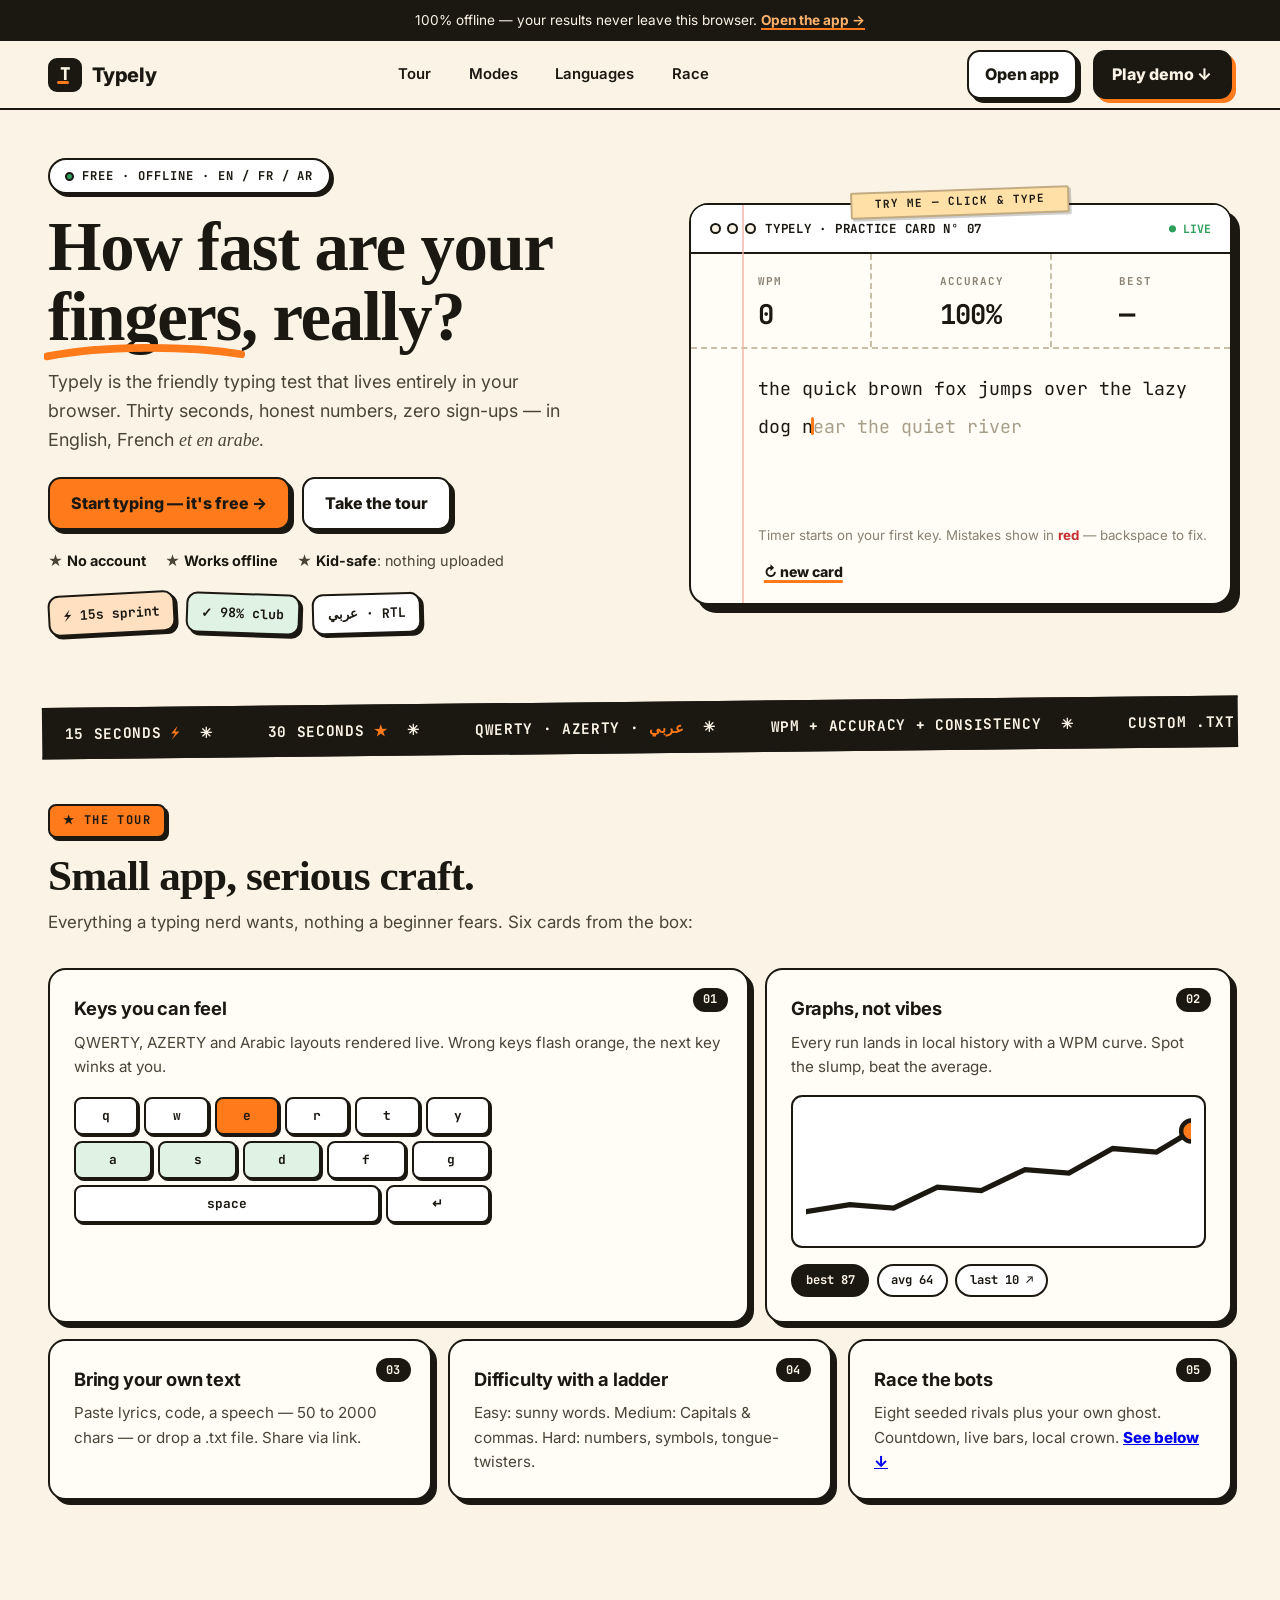
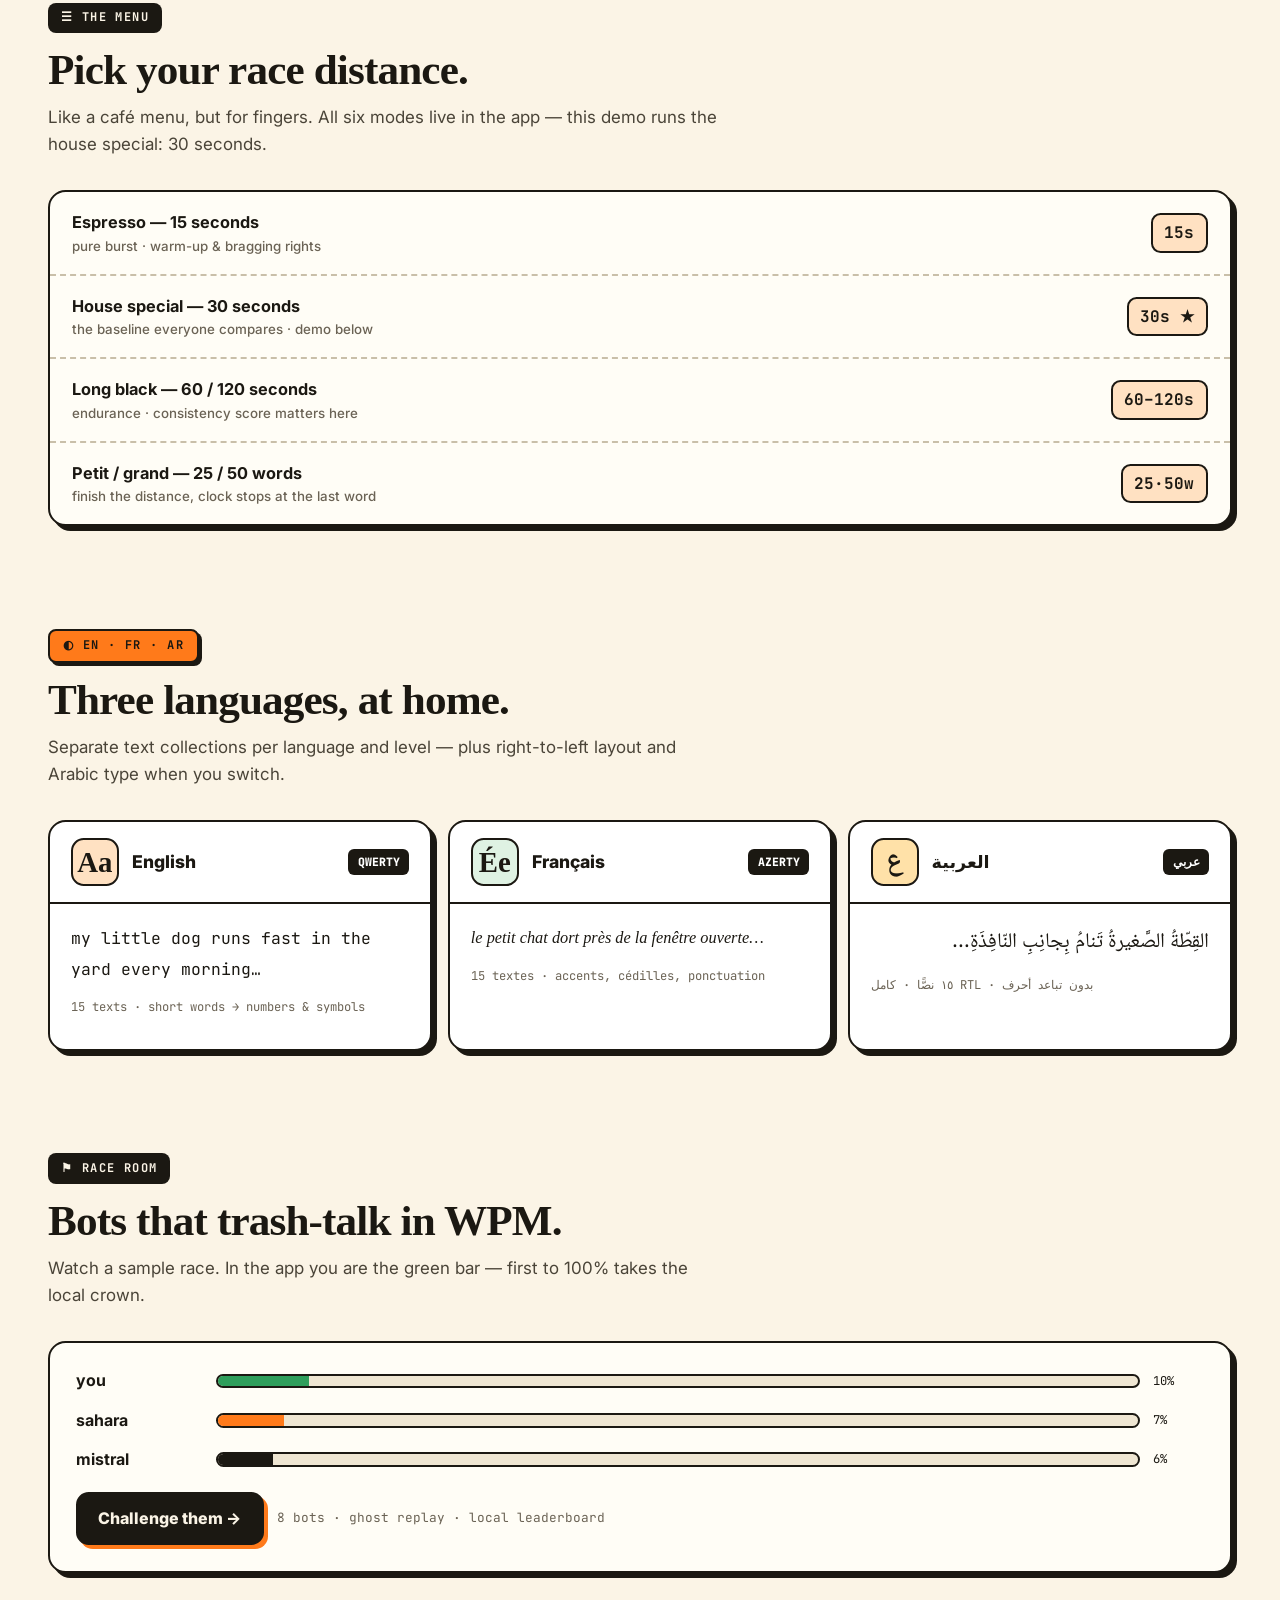
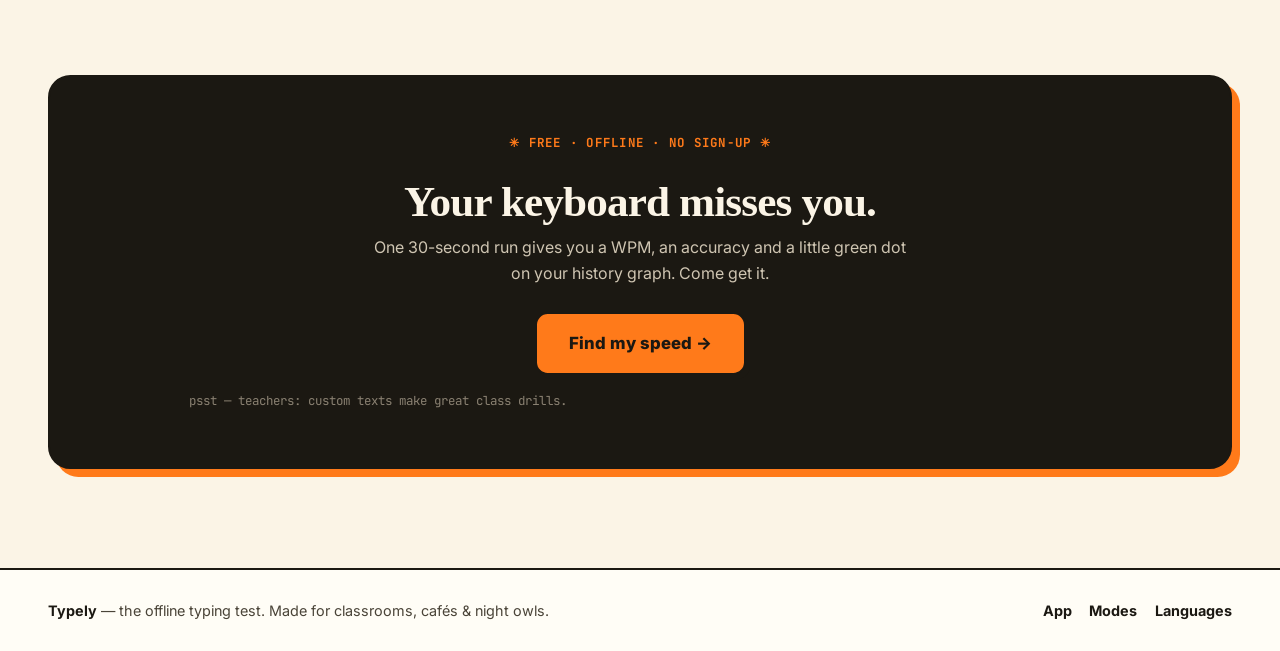
<file: index.html>
<!DOCTYPE html>
<html lang="en" dir="ltr" data-theme="light">
<head>
<meta charset="utf-8">
<meta name="viewport" content="width=device-width, initial-scale=1">
<meta name="description" content="Typely — the friendly offline typing test. English, French and Arabic. Playful, private, free.">
<title>Typely — How fast are your fingers, really?</title>
<link rel="icon" href="data:image/svg+xml,%3Csvg xmlns='http://www.w3.org/2000/svg' viewBox='0 0 32 32'%3E%3Crect width='32' height='32' rx='7' fill='%23181814'/%3E%3Ctext x='16' y='23' font-family='monospace' font-size='18' font-weight='bold' fill='%23FFF6E9' text-anchor='middle'%3ET%3C/text%3E%3Crect x='7' y='25' width='10' height='2' rx='1' fill='%23FF7A1A'/%3E%3C/svg%3E">
<link rel="preconnect" href="https://fonts.googleapis.com">
<link rel="preconnect" href="https://fonts.gstatic.com" crossorigin>
<link href="https://fonts.googleapis.com/css2?family=Inter:wght@400;500;600;700;800&family=JetBrains+Mono:wght@400;500;700&family=Noto+Naskh+Arabic:wght@400;600&display=swap" rel="stylesheet">
<link rel="stylesheet" href="tokens.css">
<style>
*,*::before,*::after{box-sizing:border-box}
html{scroll-behavior:smooth;-webkit-text-size-adjust:100%}
body{margin:0;background:#FBF4E6;color:#1B1812;font-family:var(--font-sans);line-height:1.6;overflow-x:clip;min-block-size:100dvb;-webkit-font-smoothing:antialiased}
::selection{background:#FF7A1A;color:#fff}
.wrap{inline-size:min(100% - 2rem,74rem);margin-inline:auto}
:focus-visible{outline:3px solid #B35400;outline-offset:2px;border-radius:6px}
.skip{position:absolute;inset-block-start:-4rem;inset-inline-start:1rem;z-index:99;background:#1B1812;color:#FBF4E6;padding:.5rem 1rem;border-radius:.6rem;font-weight:700;text-decoration:none}
.skip:focus{inset-block-start:.75rem}
.serif{font-family:Georgia,'Times New Roman',Charter,serif}
.mono{font-family:var(--font-mono)}

/* announcement */
.announce{background:#1B1812;color:#FBF4E6;font-size:.85rem;text-align:center;padding:.6rem 1rem}
.announce a{color:#FFB26B;font-weight:700;text-decoration:none;border-block-end:2px solid #FF7A1A}
.announce a:hover{color:#fff}

/* nav */
.nav{position:sticky;top:0;z-index:50;background:#FBF4E6;border-block-end:2.5px solid #1B1812}
.nav-inner{display:flex;align-items:center;gap:1rem;min-block-size:4.2rem;padding-block:.55rem}
.brand{display:inline-flex;align-items:center;gap:.6rem;text-decoration:none;font-weight:800;font-size:1.25rem;letter-spacing:-.02em;color:#1B1812}
.brand-mark{inline-size:34px;block-size:34px;border-radius:9px;background:#1B1812;color:#FBF4E6;display:grid;place-items:center;font-family:var(--font-mono);font-size:1.1rem;border:2.5px solid #1B1812;position:relative}
.brand-mark::after{content:"";position:absolute;left:7px;bottom:6px;inline-size:12px;block-size:2.5px;background:#FF7A1A;border-radius:2px}
.nav-links{display:flex;gap:.2rem;margin-inline-start:auto}
.nav-links a{text-decoration:none;color:#1B1812;font-weight:600;font-size:.93rem;padding:.55rem .95rem;border-radius:999px;border:2px solid transparent}
.nav-links a:hover{border-color:#1B1812;background:#fff}
.btn{display:inline-flex;align-items:center;justify-content:center;gap:.5rem;font:inherit;font-weight:800;text-decoration:none;cursor:pointer;border-radius:.8rem;border:2.5px solid #1B1812;padding:.75rem 1.3rem;min-block-size:44px;transition:transform .12s ease,box-shadow .12s ease}
.btn-dark{background:#1B1812;color:#FBF4E6;box-shadow:4px 4px 0 #FF7A1A}
.btn-dark:hover{transform:translate(-2px,-2px);box-shadow:6px 6px 0 #FF7A1A}
.btn-paper{background:#fff;color:#1B1812;box-shadow:4px 4px 0 #1B1812}
.btn-paper:hover{transform:translate(-2px,-2px);box-shadow:6px 6px 0 #1B1812}
.btn-orange{background:#FF7A1A;color:#1B1812;box-shadow:4px 4px 0 #1B1812}
.btn-orange:hover{transform:translate(-2px,-2px);box-shadow:6px 6px 0 #1B1812}
@media(max-width:56rem){.nav-links{display:none}}
@media(max-width:40rem){.nav .btn-paper{display:none}.nav-inner{gap:.6rem}}

/* hero */
.hero{padding-block:3rem 2rem;position:relative}
.hero-grid{display:grid;grid-template-columns:1.05fr .95fr;gap:2.5rem;align-items:center}
@media(max-width:62rem){.hero-grid{grid-template-columns:1fr}}
.eyebrow{display:inline-flex;align-items:center;gap:.5rem;background:#fff;border:2.5px solid #1B1812;border-radius:999px;padding:.4rem .95rem;font-family:var(--font-mono);font-size:.76rem;font-weight:700;letter-spacing:.08em;text-transform:uppercase;box-shadow:3px 3px 0 #1B1812}
.eyebrow i{inline-size:9px;block-size:9px;border-radius:50%;background:#2E9E5B;border:2px solid #1B1812}
h1{font-family:Georgia,Charter,serif;font-size:clamp(2.6rem,5.4vw,4.3rem);line-height:1.02;letter-spacing:-.02em;margin:1.1rem 0 1rem;font-weight:700;text-wrap:balance}
h1 .hl{position:relative;white-space:nowrap}
h1 .hl svg{position:absolute;left:-2%;bottom:-.12em;inline-size:104%;block-size:.32em}
.lede{font-size:1.12rem;color:#4A4438;max-inline-size:33rem;margin:0 0 1.4rem}
.cta-row{display:flex;flex-wrap:wrap;gap:.8rem;margin-block-end:1.2rem}
.proof{display:flex;flex-wrap:wrap;gap:.6rem 1.2rem;font-size:.9rem;color:#4A4438}
.proof b{color:#1B1812}
.stickers{display:flex;gap:.7rem;margin-block-start:1.3rem;flex-wrap:wrap}
.sticker{font-family:var(--font-mono);font-weight:700;font-size:.82rem;border:2.5px solid #1B1812;border-radius:.7rem;padding:.5rem .85rem;background:#fff;box-shadow:3px 3px 0 #1B1812;display:inline-flex;gap:.45rem;align-items:center}
.sticker:nth-child(1){transform:rotate(-3deg);background:#FFE1C2}
.sticker:nth-child(2){transform:rotate(2deg);background:#DFF2E3}
.sticker:nth-child(3){transform:rotate(-1.5deg);background:#fff}

/* paper demo card */
.paper{background:#FFFDF6;border:2.5px solid #1B1812;border-radius:1.2rem;box-shadow:8px 8px 0 #1B1812;overflow:visible;position:relative;margin-block-start:1rem}
.paper-clip{overflow:hidden;border-radius:1rem}
.paper::before{content:"";position:absolute;top:0;bottom:0;inset-inline-start:3.2rem;inline-size:2px;background:#F3B1A5;opacity:.7;pointer-events:none}
.paper-bar{display:flex;align-items:center;gap:.6rem;padding:.85rem 1.2rem;border-block-end:2.5px solid #1B1812;background:#fff;border-radius:1rem 1rem 0 0}
.paper-bar .holes{display:flex;gap:.4rem}
.paper-bar .holes i{inline-size:11px;block-size:11px;border-radius:50%;border:2.5px solid #1B1812;background:#FBF4E6}
.paper-title{font-family:var(--font-mono);font-size:.78rem;font-weight:700;letter-spacing:.06em;text-transform:uppercase}
.score-row{display:grid;grid-template-columns:repeat(3,1fr);border-block-end:2px dashed #C9BFA9}
.score-row div{padding:.8rem 1.2rem .7rem;padding-inline-start:4.2rem}
.score-row div+div{border-inline-start:2px dashed #C9BFA9}
.score-row span{font-family:var(--font-mono);font-size:.68rem;font-weight:700;letter-spacing:.1em;color:#8A8172;text-transform:uppercase}
.score-row strong{display:block;font-family:var(--font-mono);font-size:1.7rem;font-variant-numeric:tabular-nums;letter-spacing:-.02em}
#v2-text{font-family:var(--font-mono);font-size:1.14rem;line-height:2.1;padding:1.2rem 1.2rem .3rem;padding-inline-start:4.2rem;min-block-size:10rem;cursor:text}
#v2-text .pending{color:#A79D88}
#v2-text .correct{color:#1B1812}
#v2-text .incorrect{color:#C62F2F;background:#FBDCDC;border-radius:4px}
#v2-text .current{position:relative}
#v2-text .current::before{content:"";position:absolute;inset-block:.15em;inset-inline-start:-2px;inline-size:3px;background:#FF7A1A;border-radius:2px;animation:blink 1.1s steps(2,start) infinite}
@keyframes blink{50%{opacity:0}}
.paper-foot{display:flex;align-items:center;gap:.8rem;flex-wrap:wrap;padding:1rem 1.2rem 1.2rem;padding-inline-start:4.2rem}
.paper-foot small{color:#8A8172}
.tape{position:absolute;top:-16px;inset-inline-start:50%;transform:translateX(-50%) rotate(-2deg);background:#FFE1A8;border:2px solid #1B181244;padding:.15rem 1.4rem;font-family:var(--font-mono);font-size:.7rem;font-weight:700;letter-spacing:.1em;border-radius:2px;z-index:2;white-space:nowrap;box-shadow:2px 2px 0 #1B181233}
.link-btn{background:none;border:0;font:inherit;font-weight:800;font-size:.88rem;cursor:pointer;text-decoration:underline;text-decoration-color:#FF7A1A;text-decoration-thickness:3px;text-underline-offset:3px;color:#1B1812}

/* marquee */
.marquee{background:#1B1812;color:#FBF4E6;border-block:2.5px solid #1B1812;overflow:hidden;white-space:nowrap;margin-block:2.2rem 0;transform:rotate(-.6deg) scale(1.01)}
.marquee-track{display:inline-flex;gap:0;padding:.75rem 0;font-family:var(--font-mono);font-weight:700;font-size:.9rem;letter-spacing:.04em;animation:tick 26s linear infinite}
.marquee-track span{padding:0 1.4rem}
.marquee-track b{color:#FF7A1A}
@keyframes tick{to{transform:translateX(-50%)}}

/* sections */
section.block{padding-block:3.2rem}
.kicker{display:inline-block;font-family:var(--font-mono);font-size:.75rem;font-weight:700;letter-spacing:.12em;text-transform:uppercase;background:#1B1812;color:#FBF4E6;border-radius:.5rem;padding:.35rem .8rem;margin:0 0 .9rem}
.kicker.orange{background:#FF7A1A;color:#1B1812;border:2.5px solid #1B1812;box-shadow:3px 3px 0 #1B1812}
h2{font-family:Georgia,serif;font-size:clamp(1.8rem,3.6vw,2.7rem);line-height:1.05;letter-spacing:-.02em;margin:0 0 .7rem;text-wrap:balance}
.sub{color:#4A4438;max-inline-size:42rem;margin:0 0 2rem;font-size:1.06rem}

/* bento */
.bento{display:grid;grid-template-columns:1.2fr .8fr;gap:1rem}
.bento2{display:grid;grid-template-columns:repeat(3,1fr);gap:1rem;margin-block-start:1rem}
@media(max-width:56rem){.bento,.bento2{grid-template-columns:1fr}}
.card{background:#FFFDF6;border:2.5px solid #1B1812;border-radius:1.1rem;padding:1.5rem;box-shadow:5px 5px 0 #1B1812;position:relative;transition:transform .14s ease,box-shadow .14s ease}
.card:hover{transform:translate(-2px,-2px);box-shadow:7px 7px 0 #1B1812}
.card h3{margin:0 0 .45rem;font-size:1.15rem;letter-spacing:-.01em}
.card p{margin:0;color:#4A4438;font-size:.95rem}
.card .n{position:absolute;top:1.1rem;inset-inline-end:1.2rem;font-family:var(--font-mono);font-weight:700;font-size:.75rem;background:#1B1812;color:#FBF4E6;border-radius:999px;padding:.15rem .65rem}
.keys{display:grid;gap:6px;margin-block-start:1.1rem;max-inline-size:26rem}
.krow{display:flex;gap:6px;justify-content:center}
.key{flex:1;border:2px solid #1B1812;border-radius:.5rem;background:#fff;font-family:var(--font-mono);font-size:.8rem;font-weight:700;min-block-size:38px;display:grid;place-items:center;box-shadow:2px 2px 0 #1B1812}
.key.hit{background:#FF7A1A}
.key.ok{background:#DFF2E3}
.graph{margin-block-start:1rem;border:2px solid #1B1812;border-radius:.7rem;background:#fff;padding:.8rem}
.chips{display:flex;flex-wrap:wrap;gap:.45rem;margin-block-start:1rem}
.chip{font-family:var(--font-mono);font-size:.76rem;font-weight:700;border:2px solid #1B1812;border-radius:999px;padding:.3rem .8rem;background:#fff}
.chip.fill{background:#1B1812;color:#FBF4E6}

/* menu list */
.menu{border:2.5px solid #1B1812;border-radius:1.1rem;overflow:hidden;background:#FFFDF6;box-shadow:5px 5px 0 #1B1812}
.menu-row{display:grid;grid-template-columns:1fr auto;gap:1rem;align-items:center;padding:1.05rem 1.4rem;border-block-end:2px dashed #C9BFA9}
.menu-row:last-child{border-block-end:0}
.menu-row b{font-size:1.02rem}
.menu-row small{display:block;color:#6B6355;font-weight:500}
.price{font-family:var(--font-mono);font-weight:700;background:#FFE1C2;border:2px solid #1B1812;border-radius:.6rem;padding:.3rem .7rem;white-space:nowrap}

/* languages */
.langs{display:grid;grid-template-columns:repeat(3,1fr);gap:1rem}
@media(max-width:56rem){.langs{grid-template-columns:1fr}}
.lang{background:#fff;border:2.5px solid #1B1812;border-radius:1.1rem;overflow:hidden;box-shadow:5px 5px 0 #1B1812}
.lang-top{padding:1rem 1.3rem;border-block-end:2.5px solid #1B1812;display:flex;align-items:center;gap:.8rem;font-weight:800;font-size:1.1rem}
.big-letter{font-family:Georgia,serif;font-size:1.8rem;line-height:1;inline-size:3rem;block-size:3rem;border-radius:.8rem;display:grid;place-items:center;border:2.5px solid #1B1812;flex:none}
.lang-body{padding:1.2rem 1.3rem}
.sample{margin:0 0 .8rem;line-height:1.9;font-size:1.02rem}
.sample.en{font-family:var(--font-mono)}
.sample.fr{font-family:Georgia,serif;font-style:italic}
.sample.ar{font-family:var(--font-arabic);font-size:1.3rem;direction:rtl;text-align:right}
.lang-meta{font-family:var(--font-mono);font-size:.76rem;color:#6B6355}

/* cta */
.cta{background:#1B1812;color:#FBF4E6;border:2.5px solid #1B1812;border-radius:1.4rem;box-shadow:8px 8px 0 #FF7A1A;padding:clamp(2rem,5vw,3.5rem);text-align:center;position:relative;overflow:hidden}
.cta h2{color:#FBF4E6}
.cta p{color:#CFC5B2;max-inline-size:34rem;margin:0 auto 1.6rem}
.cta .doodle{font-family:var(--font-mono);color:#FF7A1A;font-weight:700;letter-spacing:.1em;font-size:.78rem}
footer{border-block-start:2.5px solid #1B1812;padding-block:1.8rem;margin-block-start:3rem;background:#FFFDF6}
.foot{display:flex;flex-wrap:wrap;gap:1rem;align-items:center;font-size:.9rem;color:#4A4438}
.foot nav{display:flex;gap:1.1rem;margin-inline-start:auto}
.foot a{color:#1B1812;font-weight:700;text-decoration:none}.foot a:hover{text-decoration:underline}
.reveal{opacity:0;transform:translateY(14px) rotate(.2deg);transition:opacity .55s ease,transform .55s ease}
.reveal.in{opacity:1;transform:none}
@media(prefers-reduced-motion:reduce){*,*::before,*::after{animation:none!important;transition:none!important}.reveal{opacity:1;transform:none}.marquee-track{animation:none}}
</style>
</head>
<body>
<a class="skip" href="#play">Skip to playable demo</a>
<div class="announce">100% offline — your results never leave this browser. <a href="app/index.html">Open the app →</a></div>
<header class="nav"><div class="wrap nav-inner">
<a class="brand" href="app/index.html"><span class="brand-mark">T</span>Typely</a>
<nav class="nav-links" aria-label="Sections"><a href="#tour">Tour</a><a href="#menu">Modes</a><a href="#languages">Languages</a><a href="#race">Race</a></nav>
<span style="margin-inline-start:auto"></span>
<a class="btn btn-paper" style="min-block-size:44px;padding:.6rem 1rem" href="app/index.html">Open app</a>
<a class="btn btn-dark" style="min-block-size:44px;padding:.6rem 1.1rem" href="#play">Play demo ↓</a>
</div></header>

<main class="wrap">
<div class="hero"><div class="hero-grid">
<div>
<span class="eyebrow"><i></i>free · offline · EN / FR / AR</span>
<h1>How fast are your <span class="hl">fingers<svg viewBox="0 0 200 20" preserveAspectRatio="none" aria-hidden="true"><path d="M3 14 C 60 4, 140 4, 197 12" fill="none" stroke="#FF7A1A" stroke-width="7" stroke-linecap="round"/></svg></span>, really?</h1>
<p class="lede">Typely is the friendly typing test that lives entirely in your browser. Thirty seconds, honest numbers, zero sign-ups — in English, French <em class="serif">et en arabe.</em></p>
<div class="cta-row"><a class="btn btn-orange" href="app/index.html">Start typing — it's free →</a><a class="btn btn-paper" href="#tour">Take the tour</a></div>
<div class="proof"><span>★ <b>No account</b></span><span>★ <b>Works offline</b></span><span>★ <b>Kid-safe</b>: nothing uploaded</span></div>
<div class="stickers"><span class="sticker">⚡ 15s sprint</span><span class="sticker">✓ 98% club</span><span class="sticker">عربي · RTL</span></div>
</div>
<div class="paper" id="play">
<div class="tape">TRY ME — CLICK &amp; TYPE</div>
<div class="paper-bar"><span class="holes"><i></i><i></i><i></i></span><span class="paper-title">typely · practice card nº 07</span><span class="mono" style="margin-inline-start:auto;font-size:.72rem;font-weight:700;color:#2E9E5B">● LIVE</span></div>
<div class="score-row"><div><span>WPM</span><strong id="v-wpm">0</strong></div><div><span>Accuracy</span><strong id="v-acc">100%</strong></div><div><span>Best</span><strong id="v-best">—</strong></div></div>
<div id="v2-text" tabindex="0" role="textbox" aria-label="Playable typing demo"></div>
<input type="text" id="v-input" autocomplete="off" autocapitalize="off" autocorrect="off" spellcheck="false" aria-label="Demo input" style="position:absolute;opacity:0;pointer-events:none;inline-size:1px;block-size:1px">
<div class="paper-foot"><small>Timer starts on your first key. Mistakes show in <b style="color:#C62F2F">red</b> — backspace to fix.</small><button class="link-btn" id="v-reset" type="button">↻ new card</button></div>
</div>
</div></div>

<div class="marquee" aria-hidden="true"><div class="marquee-track" id="mq"></div></div>

<section class="block reveal" id="tour">
<span class="kicker orange">★ the tour</span>
<h2>Small app, serious craft.</h2>
<p class="sub">Everything a typing nerd wants, nothing a beginner fears. Six cards from the box:</p>
<div class="bento">
<article class="card"><span class="n">01</span><h3>Keys you can feel</h3><p>QWERTY, AZERTY and Arabic layouts rendered live. Wrong keys flash orange, the next key winks at you.</p><div class="keys" aria-hidden="true"><div class="krow"><span class="key">q</span><span class="key">w</span><span class="key hit">e</span><span class="key">r</span><span class="key">t</span><span class="key">y</span></div><div class="krow"><span class="key ok">a</span><span class="key ok">s</span><span class="key ok">d</span><span class="key">f</span><span class="key">g</span></div><div class="krow"><span class="key" style="flex:3">space</span><span class="key">↵</span></div></div></article>
<article class="card"><span class="n">02</span><h3>Graphs, not vibes</h3><p>Every run lands in local history with a WPM curve. Spot the slump, beat the average.</p><div class="graph"><svg viewBox="0 0 220 70" style="inline-size:100%;block-size:auto;display:block" role="img" aria-label="Sample progress"><polyline points="0,58 25,54 50,56 75,44 100,46 125,34 150,36 175,22 200,24 220,12" fill="none" stroke="#1B1812" stroke-width="3" stroke-linecap="round"/><circle cx="220" cy="12" r="6" fill="#FF7A1A" stroke="#1B1812" stroke-width="2.5"/></svg></div><div class="chips"><span class="chip fill">best 87</span><span class="chip">avg 64</span><span class="chip">last 10 ↗</span></div></article>
</div>
<div class="bento2">
<article class="card"><span class="n">03</span><h3>Bring your own text</h3><p>Paste lyrics, code, a speech — 50 to 2000 chars — or drop a .txt file. Share via link.</p></article>
<article class="card"><span class="n">04</span><h3>Difficulty with a ladder</h3><p>Easy: sunny words. Medium: Capitals &amp; commas. Hard: numbers, symbols, tongue-twisters.</p></article>
<article class="card"><span class="n">05</span><h3>Race the bots</h3><p>Eight seeded rivals plus your own ghost. Countdown, live bars, local crown. <a href="#race" style="font-weight:800">See below ↓</a></p></article>
</div>
</section>

<section class="block reveal" id="menu">
<span class="kicker">☰ the menu</span>
<h2>Pick your race distance.</h2>
<p class="sub">Like a café menu, but for fingers. All six modes live in the app — this demo runs the house special: 30 seconds.</p>
<div class="menu">
<div class="menu-row"><div><b>Espresso — 15 seconds</b><small>pure burst · warm-up &amp; bragging rights</small></div><span class="price">15s</span></div>
<div class="menu-row"><div><b>House special — 30 seconds</b><small>the baseline everyone compares · demo below</small></div><span class="price">30s ★</span></div>
<div class="menu-row"><div><b>Long black — 60 / 120 seconds</b><small>endurance · consistency score matters here</small></div><span class="price">60–120s</span></div>
<div class="menu-row"><div><b>Petit / grand — 25 / 50 words</b><small>finish the distance, clock stops at the last word</small></div><span class="price">25·50w</span></div>
</div>
</section>

<section class="block reveal" id="languages">
<span class="kicker orange">◐ EN · FR · AR</span>
<h2>Three languages, at home.</h2>
<p class="sub">Separate text collections per language and level — plus right-to-left layout and Arabic type when you switch.</p>
<div class="langs">
<article class="lang"><div class="lang-top"><span class="big-letter" style="background:#FFE1C2">Aa</span>English <span class="mono" style="margin-inline-start:auto;font-size:.72rem;background:#1B1812;color:#fff;border-radius:6px;padding:.25rem .6rem">QWERTY</span></div><div class="lang-body"><p class="sample en">my little dog runs fast in the yard every morning…</p><p class="lang-meta">15 texts · short words → numbers &amp; symbols</p></div></article>
<article class="lang"><div class="lang-top"><span class="big-letter" style="background:#DFF2E3">Ée</span>Français <span class="mono" style="margin-inline-start:auto;font-size:.72rem;background:#1B1812;color:#fff;border-radius:6px;padding:.25rem .6rem">AZERTY</span></div><div class="lang-body"><p class="sample fr">le petit chat dort près de la fenêtre ouverte…</p><p class="lang-meta">15 textes · accents, cédilles, ponctuation</p></div></article>
<article class="lang"><div class="lang-top"><span class="big-letter" style="background:#FFE1A8;font-family:var(--font-arabic)">ع</span>العربية <span class="mono" style="margin-inline-start:auto;font-size:.72rem;background:#1B1812;color:#fff;border-radius:6px;padding:.25rem .6rem">عربي</span></div><div class="lang-body"><p class="sample ar">القِطّةُ الصَّغيرةُ تَنامُ بِجانِبِ النّافِذَةِ…</p><p class="lang-meta">١٥ نصًّا · كامل RTL · بدون تباعد أحرف</p></div></article>
</div>
</section>

<section class="block reveal" id="race">
<span class="kicker">⚑ race room</span>
<h2>Bots that trash-talk in WPM.</h2>
<p class="sub">Watch a sample race. In the app you are the green bar — first to 100% takes the local crown.</p>
<div class="card" style="padding:1.6rem">
<div id="v-race" style="display:grid;gap:.85rem" aria-hidden="true">
<div style="display:grid;grid-template-columns:8rem 1fr 3.2rem;gap:.8rem;align-items:center"><b>you</b><span style="background:#EFE6D2;border:2px solid #1B1812;border-radius:999px;block-size:.9rem;overflow:hidden;display:block"><span data-r="you" style="display:block;block-size:100%;inline-size:0%;background:#2E9E5B"></span></span><span class="mono" data-w="you" style="font-size:.76rem">0</span></div>
<div style="display:grid;grid-template-columns:8rem 1fr 3.2rem;gap:.8rem;align-items:center"><b>sahara</b><span style="background:#EFE6D2;border:2px solid #1B1812;border-radius:999px;block-size:.9rem;overflow:hidden;display:block"><span data-r="b1" style="display:block;block-size:100%;inline-size:0%;background:#FF7A1A"></span></span><span class="mono" data-w="b1" style="font-size:.76rem">0</span></div>
<div style="display:grid;grid-template-columns:8rem 1fr 3.2rem;gap:.8rem;align-items:center"><b>mistral</b><span style="background:#EFE6D2;border:2px solid #1B1812;border-radius:999px;block-size:.9rem;overflow:hidden;display:block"><span data-r="b2" style="display:block;block-size:100%;inline-size:0%;background:#1B1812"></span></span><span class="mono" data-w="b2" style="font-size:.76rem">0</span></div>
</div>
<div style="margin-block-start:1.2rem;display:flex;gap:.8rem;flex-wrap:wrap"><a class="btn btn-dark" href="app/index.html">Challenge them →</a><span class="mono" style="align-self:center;font-size:.8rem;color:#6B6355">8 bots · ghost replay · local leaderboard</span></div>
</div>
</section>

<section class="block reveal"><div class="cta">
<p class="doodle">✳ FREE · OFFLINE · NO SIGN-UP ✳</p>
<h2>Your keyboard misses you.</h2>
<p>One 30-second run gives you a WPM, an accuracy and a little green dot on your history graph. Come get it.</p>
<a class="btn btn-orange" style="font-size:1.05rem;padding:1rem 2rem" href="app/index.html">Find my speed →</a>
<p class="mono" style="margin:1rem 0 0;font-size:.78rem;color:#8A8172">psst — teachers: custom texts make great class drills.</p>
</div></section>
</main>
<footer><div class="wrap foot"><span><b style="color:#1B1812">Typely</b> — the offline typing test. Made for classrooms, cafés &amp; night owls.</span><nav><a href="app/index.html">App</a><a href="#menu">Modes</a><a href="#languages">Languages</a></nav></div></footer>
<script>
(function(){
var reduce=matchMedia('(prefers-reduced-motion: reduce)').matches;
var items=['15 SECONDS <b>⚡</b>','30 SECONDS <b>★</b>','QWERTY · AZERTY · <b>عربي</b>','WPM + ACCURACY + CONSISTENCY','CUSTOM .TXT <b>✎</b>','8 BOTS + YOUR GHOST <b>⚑</b>','100% OFFLINE <b>◐</b>'];
var mq=document.getElementById('mq');var h=items.map(function(s){return '<span>'+s+' &nbsp;✳&nbsp;</span>'}).join('');mq.innerHTML=h+h;
var io=new IntersectionObserver(function(es){es.forEach(function(e){if(e.isIntersecting){e.target.classList.add('in');io.unobserve(e.target)}})},{threshold:.12});
document.querySelectorAll('.reveal').forEach(function(el){io.observe(el)});
var SENT=['the quick brown fox jumps over the lazy dog near the quiet river','practice a little every day and your fingers will remember the way','le petit chat dort pres de la fenetre ouverte au soleil du matin'];
var idx=0,pos=0,correct=0,typed=0,started=false,startT=0,timer=null,best=null;
var el=document.getElementById('v2-text'),w=document.getElementById('v-wpm'),a=document.getElementById('v-acc'),b=document.getElementById('v-best'),inp=document.getElementById('v-input');
var mark=[];
function render(){el.innerHTML='';var s=SENT[idx];for(var i=0;i<s.length;i++){var sp=document.createElement('span');sp.className=i<pos?(mark[i]?'correct':'incorrect'):'pending';if(i===pos)sp.classList.add('current');sp.textContent=s[i];el.appendChild(sp)}}
function stats(){var sec=(Date.now()-startT)/1000,min=sec/60;w.textContent=started&&min>0?Math.round((correct/5)/min):'0';a.textContent=(typed?Math.round(correct/typed*100):100)+'%'}
function reset(n){if(n!==undefined)idx=n;pos=0;correct=0;typed=0;started=false;mark=[];clearInterval(timer);timer=null;w.textContent='0';a.textContent='100%';b.textContent=best==null?'—':best+' wpm';render()}
function finish(){clearInterval(timer);timer=null;var v=parseInt(w.textContent,10)||0;if(best==null||v>best){best=v;b.textContent=best+' wpm ★'}}
el.addEventListener('click',function(){inp.focus({preventScroll:true})});
inp.addEventListener('beforeinput',function(e){e.preventDefault();var s=SENT[idx];if(e.inputType==='deleteContentBackward'){if(pos>0){pos--;if(mark[pos])correct--;render()}return}var d=e.data;if(!d||d.length!==1)return;if(!started){started=true;startT=Date.now();timer=setInterval(stats,200)}if(pos>=s.length)return;mark[pos]=(d===s[pos]);if(mark[pos])correct++;typed++;pos++;stats();render();if(pos>=s.length)finish()});
document.getElementById('v-reset').addEventListener('click',function(){reset((idx+1)%SENT.length);inp.focus({preventScroll:true})});
reset(0);
// auto demo until first interaction
var autoT=null;if(!reduce){var p2=0;autoT=setInterval(function(){if(started){clearInterval(autoT);return}if(p2>=SENT[0].length){clearInterval(autoT);setTimeout(function(){if(!started)reset(0)},2000);return}mark[p2]=true;p2++;pos=p2;correct=p2;typed=p2;render()},60);inp.addEventListener('focus',function(){clearInterval(autoT)},{once:true})}
// race
var fills={you:0,b1:0,b2:0},sp={you:2.1,b1:1.6,b2:1.35};
var box=document.getElementById('v-race');
var rio=new IntersectionObserver(function(es){if(es[0].isIntersecting){rio.disconnect();var iv=setInterval(function(){var done=true;Object.keys(fills).forEach(function(k){if(fills[k]<100){done=false;fills[k]=Math.min(100,fills[k]+sp[k]*(0.7+Math.random()*0.7));var f=box.querySelector('[data-r="'+k+'"]');var lab=box.querySelector('[data-w="'+k+'"]');if(f)f.style.inlineSize=fills[k]+'%';if(lab)lab.textContent=Math.round(fills[k])+'%'}});if(done){clearInterval(iv);setTimeout(function(){Object.keys(fills).forEach(function(k){fills[k]=0;var f=box.querySelector('[data-r="'+k+'"]');if(f)f.style.inlineSize='0%'});rio.observe(box)},2400)}},220)}},{threshold:.4});
rio.observe(box);
})();
</script>
</body>
</html>
</file>
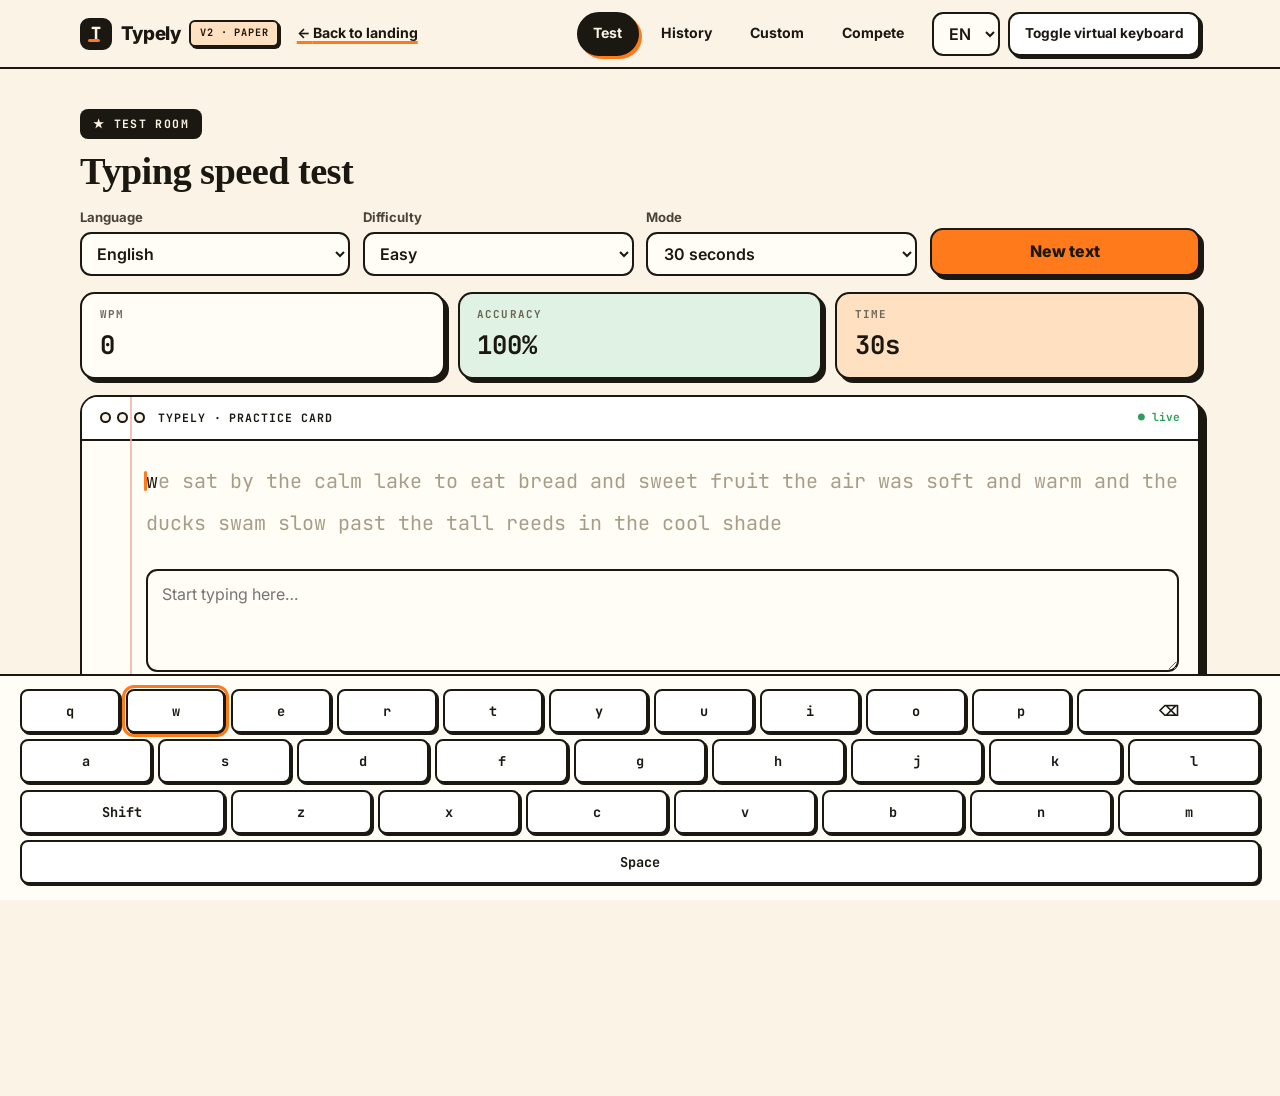
<file: app/index.html>
<!DOCTYPE html>
<html lang="en" dir="ltr" data-theme="light">
<head>
  <meta charset="utf-8">
  <meta name="viewport" content="width=device-width, initial-scale=1">
  <meta name="color-scheme" content="light">
  <meta name="description" content="Typely — a fast, offline typing speed test in English, French and Arabic. Track WPM, accuracy, history and race against bots.">
  <title>Typely — Typing Speed Test</title>
  <link rel="icon" href="data:image/svg+xml,%3Csvg xmlns='http://www.w3.org/2000/svg' viewBox='0 0 32 32'%3E%3Crect width='32' height='32' rx='7' fill='%231B1812'/%3E%3Ctext x='16' y='23' font-family='monospace' font-size='18' font-weight='bold' fill='%23FBF4E6' text-anchor='middle'%3ET%3C/text%3E%3Crect x='7' y='25' width='10' height='2' rx='1' fill='%23FF7A1A'/%3E%3C/svg%3E">
  <link rel="preconnect" href="https://fonts.googleapis.com">
  <link rel="preconnect" href="https://fonts.gstatic.com" crossorigin>
  <link href="https://fonts.googleapis.com/css2?family=Inter:wght@400;500;600;700;800&family=JetBrains+Mono:wght@400;500;700&family=Noto+Naskh+Arabic:wght@400;600&display=swap" rel="stylesheet">
  <link rel="stylesheet" href="app.css">
</head>
<body>
  <a class="skip-link" href="#main" data-i18n="skip">Skip to main content</a>

  <header class="site-header">
    <div class="container header-inner">
      <a class="logo" href="../index.html" aria-label="Typely landing">
        <span class="logo-mark">T</span>
        <span class="logo-word">Typely</span>
        <span class="ver-tag">V2 · PAPER</span>
      </a>
      <a class="back-link" href="../index.html">← <span>Back to landing</span></a>

      <nav class="tabs" aria-label="Typely sections">
        <button type="button" class="tab is-active" data-tab="test" aria-controls="panel-test" aria-selected="true" data-i18n="nav.test">Test</button>
        <button type="button" class="tab" data-tab="history" aria-controls="panel-history" aria-selected="false" data-i18n="nav.history">History</button>
        <button type="button" class="tab" data-tab="custom" aria-controls="panel-custom" aria-selected="false" data-i18n="nav.custom">Custom</button>
        <button type="button" class="tab" data-tab="compete" aria-controls="panel-compete" aria-selected="false" data-i18n="nav.compete">Compete</button>
      </nav>

      <div class="header-controls">
        <label class="visually-hidden" for="sel-lang-header" data-i18n="label.language">Language</label>
        <select id="sel-lang-header" class="select" aria-label="Interface language">
          <option value="en">EN</option>
          <option value="fr">FR</option>
          <option value="ar">AR</option>
        </select>
        <button type="button" id="kb-toggle" aria-expanded="true" aria-controls="virtual-keyboard" data-i18n="keyboard.toggle" aria-label="Toggle virtual keyboard">⌨</button>
      </div>
    </div>
  </header>

  <main class="container" id="main">
    <!-- ================= TEST PANEL ================= -->
    <section id="panel-test" aria-labelledby="heading-test">
      <p class="eyebrow">★ test room</p>
      <h1 id="heading-test" data-i18n="test.title">Typing speed test</h1>

      <div class="controls" role="group" aria-label="Test settings">
        <div class="control">
          <label for="sel-lang" data-i18n="label.language">Language</label>
          <select id="sel-lang" class="select">
            <option value="en" data-i18n="lang.en">English</option>
            <option value="fr" data-i18n="lang.fr">French</option>
            <option value="ar" data-i18n="lang.ar">Arabic</option>
          </select>
        </div>
        <div class="control">
          <label for="sel-diff" data-i18n="label.difficulty">Difficulty</label>
          <select id="sel-diff" class="select">
            <option value="easy" data-i18n="diff.easy">Easy</option>
            <option value="medium" data-i18n="diff.medium">Medium</option>
            <option value="hard" data-i18n="diff.hard">Hard</option>
          </select>
        </div>
        <div class="control">
          <label for="sel-mode" data-i18n="label.mode">Mode</label>
          <select id="sel-mode" class="select">
            <option value="time15" data-i18n="mode.time15">15 seconds</option>
            <option value="time30" data-i18n="mode.time30">30 seconds</option>
            <option value="time60" data-i18n="mode.time60">60 seconds</option>
            <option value="time120" data-i18n="mode.time120">120 seconds</option>
            <option value="words25" data-i18n="mode.words25">25 words</option>
            <option value="words50" data-i18n="mode.words50">50 words</option>
          </select>
        </div>
        <div class="control control-action">
          <button type="button" id="new-text" class="btn btn-primary" data-i18n="test.new">New text</button>
        </div>
      </div>

      <div class="stats" role="status" aria-live="polite" aria-label="Live typing statistics">
        <div class="stat">
          <span class="stat-label" data-i18n="stats.wpm">WPM</span>
          <span class="stat-value" id="stat-wpm">0</span>
        </div>
        <div class="stat">
          <span class="stat-label" data-i18n="stats.acc">Accuracy</span>
          <span class="stat-value" id="stat-acc">100%</span>
        </div>
        <div class="stat">
          <span class="stat-label" data-i18n="stats.time">Time</span>
          <span class="stat-value" id="stat-time">0s</span>
        </div>
      </div>

      <div class="test-card">
        <div class="test-bar" aria-hidden="true"><span class="traffic"><i></i><i></i><i></i></span><span class="t">typely · practice card</span><span class="live">● live</span></div>
        <div id="text-display" class="text-display" tabindex="0" role="textbox" aria-label="Text to type" aria-readonly="true" lang="en"></div>
        <!-- Hidden input captures physical keystrokes on desktop; the visible textarea below is the mobile fallback. -->
        <input type="text" id="hidden-input" class="hidden-input" autocomplete="off" autocapitalize="off" autocorrect="off" spellcheck="false" aria-label="Typing input (hidden)" data-i18n-aria-label="test.hiddenInput">
        <textarea id="typing-input" class="typing-input" rows="3" autocomplete="off" autocapitalize="off" autocorrect="off" spellcheck="false" data-i18n-placeholder="test.inputPlaceholder" placeholder="Start typing here…"></textarea>
      </div>

      <div id="results-modal" class="modal" hidden role="dialog" aria-modal="true" aria-labelledby="results-title">
        <div class="modal-card">
          <h2 id="results-title" data-i18n="results.title">Results</h2>
          <dl class="results-grid">
            <div class="result">
              <dt data-i18n="stats.wpm">WPM</dt>
              <dd id="res-wpm">0</dd>
            </div>
            <div class="result">
              <dt data-i18n="stats.acc">Accuracy</dt>
              <dd id="res-acc">0%</dd>
            </div>
            <div class="result">
              <dt data-i18n="results.consistency">Consistency</dt>
              <dd id="res-consistency">0%</dd>
            </div>
            <div class="result">
              <dt data-i18n="results.chars">Characters</dt>
              <dd id="res-chars">0/0/0/0</dd>
            </div>
          </dl>
          <div class="modal-actions">
            <button type="button" id="btn-retry" class="btn btn-primary" data-i18n="results.retry">Retry</button>
            <button type="button" id="btn-new" class="btn btn-secondary" data-i18n="test.new">New text</button>
            <button type="button" id="btn-modal-close" class="btn btn-ghost" data-i18n="results.close">Close</button>
          </div>
        </div>
      </div>
    </section>

    <!-- ================= HISTORY PANEL ================= -->
    <section id="panel-history" hidden aria-labelledby="heading-history">
      <h2 id="heading-history" data-i18n="history.title">History</h2>
      <div id="history-stats" class="history-stats" aria-live="polite"></div>
      <figure class="graph-wrap">
        <figcaption data-i18n="history.graph">WPM over tests</figcaption>
        <svg id="graph-wpm" viewBox="0 0 600 200" role="img" aria-label="WPM over tests" data-i18n-aria-label="history.graph"></svg>
      </figure>
      <ul id="history-list" class="history-list"></ul>
      <div class="row-actions">
        <button type="button" id="btn-history-clear" class="btn btn-secondary" data-i18n="history.clear">Clear history</button>
        <button type="button" id="btn-history-export" class="btn btn-secondary" data-i18n="history.export">Export CSV</button>
      </div>
    </section>

    <!-- ================= CUSTOM PANEL ================= -->
    <section id="panel-custom" hidden aria-labelledby="heading-custom">
      <h2 id="heading-custom" data-i18n="custom.title">Custom tests</h2>
      <label class="control-block" for="custom-text">
        <span data-i18n="custom.label">Paste or write your own text (50–2000 characters)</span>
        <textarea id="custom-text" class="typing-input" rows="6" autocomplete="off" autocapitalize="off" autocorrect="off" spellcheck="false" data-i18n-placeholder="custom.placeholder" placeholder="Paste your text here…"></textarea>
      </label>
      <label class="control-block" for="custom-file">
        <span data-i18n="custom.file">Or import a .txt file</span>
        <input type="file" id="custom-file" accept=".txt,text/plain">
      </label>
      <div class="row-actions">
        <button type="button" id="btn-custom-save" class="btn btn-primary" data-i18n="custom.save">Save</button>
        <button type="button" id="btn-custom-use" class="btn btn-secondary" data-i18n="custom.use">Use for test</button>
        <button type="button" id="btn-custom-share" class="btn btn-secondary" data-i18n="custom.share">Share link</button>
      </div>
      <ul id="custom-list" class="custom-list"></ul>
    </section>

    <!-- ================= COMPETE PANEL ================= -->
    <section id="panel-compete" hidden aria-labelledby="heading-compete">
      <h2 id="heading-compete" data-i18n="compete.title">Compete</h2>
      <p class="muted" data-i18n="compete.note">Race against simulated bots or your own ghost. Real multiplayer is planned for later.</p>
      <div id="race-countdown" class="race-countdown" aria-live="polite"></div>
      <div id="race-bars" class="race-bars" aria-live="polite"></div>
      <div class="row-actions">
        <button type="button" id="btn-race-start" class="btn btn-primary" data-i18n="compete.start">Start race</button>
        <button type="button" id="btn-ghost" class="btn btn-secondary" data-i18n="compete.ghost">Race my ghost</button>
      </div>
      <h3 data-i18n="compete.leaderboard">Leaderboard</h3>
      <div class="table-wrap">
        <table id="leaderboard">
          <thead>
            <tr>
              <th scope="col" data-i18n="compete.rank">#</th>
              <th scope="col" data-i18n="compete.name">Name</th>
              <th scope="col" data-i18n="stats.wpm">WPM</th>
              <th scope="col" data-i18n="stats.acc">Accuracy</th>
              <th scope="col" data-i18n="compete.date">Date</th>
            </tr>
          </thead>
          <tbody></tbody>
        </table>
      </div>
    </section>
  </main>

  <footer class="site-footer">
    <div class="container footer-inner">
      <p data-i18n="footer.note">Typely — offline typing test. Your results never leave this browser.</p>
      <nav><a href="../index.html">Landing</a></nav>
    </div>
  </footer>

  <!-- Virtual keyboard is rendered here by ../js/keyboard.js (QWERTY / AZERTY / Arabic). -->
  <div id="virtual-keyboard" class="keyboard" aria-hidden="false"></div>

  <div id="toast" class="toast" role="status" aria-live="polite"></div>

  <script src="../js/texts.js"></script>
  <script src="../js/engine.js"></script>
  <script src="../js/keyboard.js"></script>
  <script src="../js/history.js"></script>
  <script src="../js/custom.js"></script>
  <script src="../js/competition.js"></script>
  <script>document.addEventListener('DOMContentLoaded',function(){try{document.documentElement.dataset.theme='light';}catch(_){}});</script>
</body>
</html>
</file>
<file: tokens.css>
/* ============================================================
   Typely — design tokens
   Single source of truth. :root declarations only (+ theme /
   direction overrides). No component styles here.
   Convention follows apps/bac2026/tokens.css (:root tokens,
   oklch colours, 4pt spacing scale).
   ============================================================ */

:root {
  color-scheme: light dark;

  /* ---- Colour (light, oklch) ---- */
  --color-paper:        oklch(99%   0.004  95);  /* page canvas */
  --color-paper-2:      oklch(96%   0.006  95);  /* raised surface */
  --color-paper-3:      oklch(92%   0.008  95);  /* sunk / hover surface */
  --color-ink:          oklch(24%   0.015  70);  /* primary text */
  --color-ink-2:        oklch(42%   0.015  70);  /* secondary text */
  --color-muted:        oklch(55%   0.014  70);  /* de-emphasised text */
  --color-rule:         oklch(88%   0.008  95);  /* hairline */
  --color-rule-2:       oklch(78%   0.010  95);  /* visible border */

  --color-accent:       oklch(62%   0.18  55);  /* brand / links / caret (ember orange) */
  --color-accent-hover: oklch(66%   0.18  55);  /* primary hover */
  --color-accent-pressed: oklch(57% 0.18  55);  /* primary active */
  --color-accent-ink:   oklch(99%   0.004  95);  /* text on accent */
  --color-accent-soft:  oklch(93%   0.05  55);  /* tinted fill */

  --color-ok:           oklch(60%   0.15  155);  /* race "you" bar / badges */
  --color-ok-soft:      oklch(93%   0.04  155);
  --color-err:          oklch(58%   0.19   25);  /* incorrect chars */
  --color-err-soft:     oklch(93%   0.04   25);
  --color-warn:         oklch(60%   0.14   80);  /* ghost row */

  --color-focus:        oklch(62%   0.18  55);  /* focus ring (matches accent) */
  --color-overlay:      oklch(20%   0.01   70 / 55%); /* modal scrim */

  /* ---- Spacing (4pt scale) ---- */
  --space-3xs: 0.125rem;  /*  2px */
  --space-2xs: 0.25rem;   /*  4px */
  --space-xs:  0.5rem;    /*  8px */
  --space-sm:  0.75rem;   /* 12px */
  --space-md:  1rem;      /* 16px */
  --space-lg:  1.5rem;    /* 24px */
  --space-xl:  2rem;      /* 32px */
  --space-2xl: 3rem;      /* 48px */
  --space-3xl: 4rem;      /* 64px */

  /* ---- Type scale ---- */
  --text-xs:   0.75rem;    /* 12px */
  --text-sm:   0.875rem;   /* 14px */
  --text-md:   1rem;       /* 16px */
  --text-lg:   1.25rem;    /* 20px */
  --text-xl:   1.5rem;     /* 24px */
  --text-2xl:  2rem;       /* 32px */
  --leading-tight: 1.25;
  --leading-body:  1.6;
  --leading-test:  2;

  /* ---- Radius ---- */
  --radius-xs: 0.25rem;    /*  4px */
  --radius-sm: 0.5rem;     /*  8px */
  --radius-md: 0.75rem;    /* 12px */
  --radius-lg: 1rem;       /* 16px */
  --radius-full: 999px;

  /* ---- Shadows ---- */
  --shadow-soft: 0 1px 2px oklch(20% 0.01 70 / 8%), 0 4px 16px -8px oklch(20% 0.01 70 / 18%);
  --shadow-lift: 0 2px 4px oklch(20% 0.01 70 / 10%), 0 16px 40px -16px oklch(20% 0.01 70 / 28%);
  --shadow-modal: 0 24px 64px -16px oklch(20% 0.01 70 / 40%);

  /* ---- Layout ---- */
  --container: 72rem;      /* 1152px */
  --header-h: 4rem;        /* 64px */

  /* ---- Fonts ---- */
  --font-sans:   'Inter', system-ui, -apple-system, 'Segoe UI', sans-serif;
  --font-mono:   'JetBrains Mono', ui-monospace, SFMono-Regular, Menlo, monospace;
  --font-arabic: 'Noto Naskh Arabic', 'Amiri', 'Segoe UI', serif;

  /* ---- Motion ---- */
  --ease: cubic-bezier(0.2, 0.7, 0.3, 1);
  --dur-fast: 120ms;
  --dur: 200ms;
  --dur-slow: 350ms;

  /* ---- Elevation ---- */
  --z-header: 50;
  --z-modal: 100;
  --z-toast: 200;
  --z-caret: 5;
}

/* ---- Dark theme (system only; overridden by [data-theme] below) ---- */
@media (prefers-color-scheme: dark) {
  :root {
    color-scheme: dark;

    --color-paper:        oklch(22%   0.012  70); /* warm charcoal #12100E */
    --color-paper-2:      oklch(27%   0.014  70);
    --color-paper-3:      oklch(32%   0.016  70);
    --color-ink:          oklch(93%   0.010  90); /* cream #F5F0E8 */
    --color-ink-2:        oklch(78%   0.012  90);
    --color-muted:        oklch(68%   0.012  70);
    --color-rule:         oklch(34%   0.014  70);
    --color-rule-2:       oklch(44%   0.016  70);

    --color-accent:       oklch(70%   0.16  55); /* ember orange #FF7A1A */
    --color-accent-hover: oklch(74%   0.15  55);
    --color-accent-pressed: oklch(65% 0.16  55);
    --color-accent-ink:   oklch(22%   0.020  70);
    --color-accent-soft:  oklch(30%   0.06  55);

    --color-ok:           oklch(76%   0.14  155);
    --color-ok-soft:      oklch(28%   0.05  155);
    --color-err:          oklch(70%   0.18   25);
    --color-err-soft:     oklch(30%   0.06   25);
    --color-warn:         oklch(78%   0.14   80); /* ghost row */

    --color-focus:        oklch(70%   0.16  55);
    --color-overlay:      oklch(0%    0     0   / 65%);

    --shadow-soft: 0 1px 2px oklch(0% 0 0 / 40%), 0 4px 16px -8px oklch(0% 0 0 / 55%);
    --shadow-lift: 0 2px 4px oklch(0% 0 0 / 45%), 0 16px 40px -16px oklch(0% 0 0 / 65%);
    --shadow-modal: 0 24px 64px -16px oklch(0% 0 0 / 75%);
  }
}

/* ---- Manual theme overrides: [data-theme] wins over the media query
   (higher specificity: :root + attribute beats bare :root in @media). ---- */
:root[data-theme="ember"],
:root[data-theme="dark"] {
  color-scheme: dark;

  --color-paper:        oklch(22%   0.012  70);
  --color-paper-2:      oklch(27%   0.014  70);
  --color-paper-3:      oklch(32%   0.016  70);
  --color-ink:          oklch(93%   0.010  90);
  --color-ink-2:        oklch(78%   0.012  90);
  --color-muted:        oklch(68%   0.012  70);
  --color-rule:         oklch(34%   0.014  70);
  --color-rule-2:       oklch(44%   0.016  70);

  --color-accent:       oklch(70%   0.16  55);
  --color-accent-hover: oklch(74%   0.15  55);
  --color-accent-pressed: oklch(65% 0.16  55);
  --color-accent-ink:   oklch(22%   0.020  70);
  --color-accent-soft:  oklch(30%   0.06  55);

  --color-ok:           oklch(76%   0.14  155);
  --color-ok-soft:      oklch(28%   0.05  155);
  --color-err:          oklch(70%   0.18   25);
  --color-err-soft:     oklch(30%   0.06   25);
  --color-warn:         oklch(78%   0.14   80);

  --color-focus:        oklch(70%   0.16  55);
  --color-overlay:      oklch(0%    0     0   / 65%);

  --shadow-soft: 0 1px 2px oklch(0% 0 0 / 40%), 0 4px 16px -8px oklch(0% 0 0 / 55%);
  --shadow-lift: 0 2px 4px oklch(0% 0 0 / 45%), 0 16px 40px -16px oklch(0% 0 0 / 65%);
  --shadow-modal: 0 24px 64px -16px oklch(0% 0 0 / 75%);
}

:root[data-theme="light"] {
  color-scheme: light;

  --color-paper:        oklch(99%   0.004  95);
  --color-paper-2:      oklch(96%   0.006  95);
  --color-paper-3:      oklch(92%   0.008  95);
  --color-ink:          oklch(24%   0.015  70);
  --color-ink-2:        oklch(42%   0.015  70);
  --color-muted:        oklch(55%   0.014  70);
  --color-rule:         oklch(88%   0.008  95);
  --color-rule-2:       oklch(78%   0.010  95);

  --color-accent:       oklch(62%   0.18  55);
  --color-accent-hover: oklch(66%   0.18  55);
  --color-accent-pressed: oklch(57% 0.18  55);
  --color-accent-ink:   oklch(99%   0.004  95);
  --color-accent-soft:  oklch(93%   0.05  55);

  --color-ok:           oklch(60%   0.15  155);
  --color-ok-soft:      oklch(93%   0.04  155);
  --color-err:          oklch(58%   0.19   25);
  --color-err-soft:     oklch(93%   0.04   25);
  --color-warn:         oklch(60%   0.14   80);

  --color-focus:        oklch(62%   0.18  55);
  --color-overlay:      oklch(20%   0.01   70 / 55%);

  --shadow-soft: 0 1px 2px oklch(20% 0.01 70 / 8%), 0 4px 16px -8px oklch(20% 0.01 70 / 18%);
  --shadow-lift: 0 2px 4px oklch(20% 0.01 70 / 10%), 0 16px 40px -16px oklch(20% 0.01 70 / 28%);
  --shadow-modal: 0 24px 64px -16px oklch(20% 0.01 70 / 40%);
}

/* ---- RTL readiness: swap the default sans stack to the Arabic
   stack when the document direction is right-to-left. All layout
   in app/app.css uses logical properties, so no directional
   token flips are needed here. ---- */
[dir="rtl"] {
  --font-sans: var(--font-arabic);
}
</file>
<file: app/app.css>
/* Typely app skin — "Paper play" (matches the root landing page).
   Same DOM/class contract as app/index.html expects so js/* works untouched.
   Palette hardcoded: cream paper, ink borders, hard offset shadows. */
*,*::before,*::after{box-sizing:border-box}
html{-webkit-text-size-adjust:100%;scroll-behavior:smooth}
body{margin:0;background:#FBF4E6;color:#1B1812;font-family:'Inter',system-ui,-apple-system,'Segoe UI',sans-serif;font-size:1rem;line-height:1.6;overflow-x:clip;min-block-size:100dvb;-webkit-font-smoothing:antialiased}
::selection{background:#FF7A1A;color:#1B1812}
[dir="rtl"] body,[dir="rtl"] .text-display,[dir="rtl"] .typing-input,[dir="rtl"] #custom-text{letter-spacing:0}
[dir="rtl"] .text-display,[dir="rtl"] .typing-input{font-family:'Noto Naskh Arabic','Amiri','Segoe UI',serif}
h1,h2,h3{line-height:1.1;margin-block:0 .9rem}
h1{font-family:Georgia,Charter,'Times New Roman',serif;font-size:2rem;letter-spacing:-.015em}
h2{font-family:Georgia,Charter,serif;font-size:1.6rem;letter-spacing:-.015em}
h3{font-size:1.02rem}
p{margin-block:0 1rem}
.muted{color:#6B6355}
.container{inline-size:min(100% - 2rem,72rem);margin-inline:auto;padding-inline:1rem}
.visually-hidden{position:absolute;inline-size:1px;block-size:1px;margin:-1px;padding:0;border:0;clip-path:inset(50%);overflow:hidden;white-space:nowrap}
.skip-link{position:absolute;inset-block-start:-4rem;inset-inline-start:1rem;z-index:300;background:#1B1812;color:#FBF4E6;padding:.5rem 1rem;border-radius:.6rem;font-weight:700;text-decoration:none}
.skip-link:focus{inset-block-start:.75rem}
:focus-visible{outline:3px solid #B35400;outline-offset:2px;border-radius:6px}
[hidden]{display:none!important}

/* header */
.site-header{position:sticky;top:0;z-index:50;background:#FBF4E6;border-block-end:2.5px solid #1B1812}
.header-inner{display:flex;align-items:center;gap:.7rem;flex-wrap:wrap;min-block-size:4.2rem;padding-block:.55rem}
.logo{display:inline-flex;align-items:center;gap:.55rem;font-weight:800;font-size:1.18rem;letter-spacing:-.02em;color:#1B1812;text-decoration:none;min-block-size:44px}
.logo-mark{inline-size:32px;block-size:32px;border-radius:9px;background:#1B1812;color:#FBF4E6;display:grid;place-items:center;font-family:'JetBrains Mono',monospace;font-size:1.05rem;border:2.5px solid #1B1812;position:relative;flex:none}
.logo-mark::after{content:"";position:absolute;left:6px;bottom:6px;inline-size:12px;block-size:2.5px;background:#FF7A1A;border-radius:2px}
.ver-tag{font-family:'JetBrains Mono',monospace;font-size:.64rem;font-weight:700;letter-spacing:.08em;background:#FFE1C2;border:2px solid #1B1812;border-radius:6px;padding:.2rem .55rem;box-shadow:2px 2px 0 #1B1812}
.back-link{color:#1B1812;text-decoration:underline;text-decoration-color:#FF7A1A;text-decoration-thickness:3px;text-underline-offset:3px;font-size:.88rem;font-weight:700;padding:.55rem .4rem;white-space:nowrap}
.tabs{display:flex;gap:.35rem;flex-wrap:wrap;margin-inline-start:auto}
.tab{appearance:none;border:2px solid transparent;background:transparent;color:#1B1812;font:inherit;font-weight:700;font-size:.88rem;padding:.5rem .9rem;border-radius:999px;cursor:pointer;min-block-size:44px}
.tab:hover{border-color:#1B1812;background:#fff}
.tab.is-active,.tab[aria-selected="true"]{background:#1B1812;color:#FBF4E6;border-color:#1B1812;box-shadow:3px 3px 0 #FF7A1A}
.header-controls{display:flex;align-items:center;gap:.5rem}

/* forms + buttons */
.select,.btn,.typing-input,#custom-file{font:inherit;min-block-size:44px}
.select,.typing-input{background:#FFFDF6;color:#1B1812;border:2.5px solid #1B1812;border-radius:.7rem}
.select{padding-inline:.7rem;max-inline-size:100%;font-weight:600}
.typing-input{inline-size:100%;padding:.7rem .9rem;line-height:1.6;resize:vertical}
.btn{display:inline-flex;align-items:center;justify-content:center;gap:.5rem;padding-inline:1.1rem;padding-block:.6rem;border-radius:.8rem;border:2.5px solid #1B1812;background:#FFFDF6;color:#1B1812;font-weight:800;cursor:pointer;text-decoration:none;box-shadow:4px 4px 0 #1B1812;transition:transform .12s ease,box-shadow .12s ease}
.btn:hover{transform:translate(-2px,-2px);box-shadow:6px 6px 0 #1B1812}
.btn:active{transform:translate(1px,1px);box-shadow:2px 2px 0 #1B1812}
.btn-primary{background:#FF7A1A;color:#1B1812}
.btn-secondary{background:#fff}
.btn-ghost{background:transparent;box-shadow:none;border-color:transparent;color:#4A4438;text-decoration:underline;text-decoration-color:#FF7A1A;text-decoration-thickness:3px;text-underline-offset:3px}
.btn-ghost:hover{color:#1B1812;transform:none;box-shadow:none}
.btn-icon{padding-inline:.7rem}
.row-actions{display:flex;flex-wrap:wrap;gap:.8rem;margin-block:1rem}

/* main */
#main{padding-block:2.2rem 3rem}
#main>section{margin-block-end:2.5rem}
.eyebrow{display:inline-block;font-family:'JetBrains Mono',monospace;font-size:.72rem;font-weight:700;letter-spacing:.12em;text-transform:uppercase;background:#1B1812;color:#FBF4E6;border-radius:.5rem;padding:.35rem .8rem;margin-block-end:.7rem}

/* test controls */
.controls{display:grid;grid-template-columns:minmax(0,1fr);gap:.8rem;margin-block-end:1rem}
.control{display:grid;gap:.3rem;min-inline-size:0}
.control label{font-size:.82rem;font-weight:700;color:#4A4438}
.control-action{align-content:end}

/* stats */
.stats{display:flex;flex-wrap:wrap;gap:.8rem;margin-block-end:1rem}
.stat{flex:1 1 8rem;min-inline-size:0;background:#FFFDF6;border:2.5px solid #1B1812;border-radius:.9rem;padding:.7rem 1.1rem;display:flex;flex-direction:column;gap:.1rem;box-shadow:4px 4px 0 #1B1812}
.stat:nth-child(2){background:#DFF2E3}
.stat:nth-child(3){background:#FFE1C2}
.stat-label{font-family:'JetBrains Mono',monospace;font-size:.68rem;text-transform:uppercase;letter-spacing:.1em;color:#6B6355;font-weight:700}
.stat-value{font-family:'JetBrains Mono',monospace;font-size:1.6rem;font-weight:700;font-variant-numeric:tabular-nums}

/* test card = practice card */
.test-card{background:#FFFDF6;border:2.5px solid #1B1812;border-radius:1.1rem;box-shadow:7px 7px 0 #1B1812;overflow:hidden;display:grid;gap:0;position:relative}
.test-card::before{content:"";position:absolute;top:0;bottom:0;inset-inline-start:3rem;inline-size:2px;background:#F3B1A5;opacity:.8;pointer-events:none;z-index:1}
.test-bar{display:flex;align-items:center;gap:.5rem;padding:.75rem 1.1rem;border-block-end:2.5px solid #1B1812;background:#fff;position:relative;z-index:0}
.traffic{display:flex;gap:.4rem}
.traffic i{inline-size:11px;block-size:11px;border-radius:50%;border:2.5px solid #1B1812;background:#FBF4E6}
.test-bar .t{font-family:'JetBrains Mono',monospace;font-size:.72rem;font-weight:700;letter-spacing:.08em;text-transform:uppercase;margin-inline-start:.3rem}
.test-bar .live{margin-inline-start:auto;font-family:'JetBrains Mono',monospace;font-size:.7rem;font-weight:700;color:#2E9E5B}
.text-display{font-family:'JetBrains Mono',monospace;font-size:1.12rem;line-height:2.1;overflow-wrap:anywhere;user-select:none;padding:1.2rem 1.2rem .5rem;padding-inline-start:4rem;min-block-size:8rem;max-block-size:40dvb;overflow-y:auto;cursor:text;position:relative;z-index:0}
.text-display .ch{border-radius:4px}
.text-display .pending{color:#A79D88}
.text-display .correct{color:#1B1812}
.text-display .incorrect{color:#C62F2F;background:#FBDCDC}
.text-display .current{position:relative}
.text-display .current::before{content:"";position:absolute;inset-block:.15em;inset-inline-start:-2px;inline-size:3px;background:#FF7A1A;border-radius:2px;animation:blink 1.1s steps(2,start) infinite}
.text-display .word{display:inline-block}
.text-display .word.shake{animation:shake .3s ease}
@keyframes blink{50%{opacity:0}}
@keyframes shake{20%{transform:translateX(-2px)}40%{transform:translateX(2px)}60%{transform:translateX(-1px)}80%{transform:translateX(1px)}}
.hidden-input{position:absolute;opacity:0;pointer-events:none;inline-size:1px;block-size:1px}
.test-card .typing-input{margin:0 1.2rem 1.2rem;margin-inline-start:4rem;inline-size:calc(100% - 5.2rem);position:relative;z-index:0}

/* modal */
.modal{position:fixed;inset:0;z-index:100;display:grid;place-items:center;padding:1rem;background:rgba(27,24,18,.55)}
.modal-card{background:#FFFDF6;color:#1B1812;border:2.5px solid #1B1812;border-radius:1.1rem;box-shadow:8px 8px 0 #1B1812;padding:1.5rem;inline-size:min(100%,28rem);max-block-size:90dvb;overflow-y:auto}
.modal-card h2{font-family:Georgia,serif}
.results-grid{display:grid;grid-template-columns:repeat(2,minmax(0,1fr));gap:.7rem;margin:0 0 1rem}
.result{background:#fff;border:2px solid #1B1812;border-radius:.8rem;padding:.7rem 1rem;box-shadow:3px 3px 0 #1B1812}
.result dt{font-family:'JetBrains Mono',monospace;font-size:.66rem;text-transform:uppercase;letter-spacing:.1em;color:#6B6355;font-weight:700}
.result dd{margin:0;font-family:'JetBrains Mono',monospace;font-size:1.2rem;font-weight:700}
.modal-actions{display:flex;flex-wrap:wrap;gap:.8rem}

/* history */
.history-stats{display:flex;flex-wrap:wrap;gap:.7rem;margin-block-end:1rem}
.hstat{flex:1 1 8rem;background:#FFFDF6;border:2.5px solid #1B1812;border-radius:.8rem;padding:.7rem 1rem;display:flex;flex-direction:column;gap:.1rem;box-shadow:3px 3px 0 #1B1812}
.hstat-label{font-family:'JetBrains Mono',monospace;font-size:.66rem;text-transform:uppercase;letter-spacing:.1em;color:#6B6355;font-weight:700}
.hstat-value{font-family:'JetBrains Mono',monospace;font-size:1.1rem;font-weight:700}
.graph-wrap{margin:0 0 1rem;background:#FFFDF6;border:2.5px solid #1B1812;border-radius:.9rem;padding:1rem;box-shadow:4px 4px 0 #1B1812}
.graph-wrap figcaption{font-size:.85rem;font-weight:700;color:#4A4438;margin-block-end:.5rem}
#graph-wpm{inline-size:100%;block-size:auto;display:block;color:#1B1812}
.history-list,.custom-list{list-style:none;margin:0 0 1rem;padding:0;display:grid;gap:.7rem}
.history-list li,.custom-list li{background:#FFFDF6;border:2.5px solid #1B1812;border-radius:.8rem;padding:.8rem 1rem;overflow-wrap:anywhere;box-shadow:3px 3px 0 #1B1812}
.history-row{display:grid;gap:.4rem}
.history-main{display:flex;flex-wrap:wrap;gap:.7rem;align-items:baseline}
.history-wpm{font-family:'JetBrains Mono',monospace;font-weight:700;font-size:1.05rem}
.history-acc{color:#2E9E5B;font-family:'JetBrains Mono',monospace;font-size:.85rem;font-weight:700}
.history-meta{color:#6B6355;font-size:.8rem}
.history-sub{display:flex;align-items:center;gap:.7rem;color:#6B6355;font-size:.82rem}
.history-sub .sparkline{color:#B35400}
.spark-empty{color:#A79D88}
.history-sub .btn{margin-inline-start:auto;box-shadow:2px 2px 0 #1B1812}
.custom-row{display:grid;gap:.5rem}
.custom-preview{font-size:.95rem}
.custom-meta{font-size:.78rem}
.custom-count{font-size:.8rem}

/* custom */
.control-block{display:grid;gap:.5rem;margin-block-end:1rem}
.control-block>span{font-weight:700}
#custom-file{padding-block:.4rem;border:0;background:none}

/* compete */
.race-countdown{font-size:1.6rem;font-weight:800;text-align:center;min-block-size:2.2rem;color:#B35400;font-family:'JetBrains Mono',monospace}
.race-bars{display:grid;gap:.7rem;margin-block:1rem}
.race-row{display:grid;grid-template-columns:minmax(5rem,10rem) minmax(0,1fr) auto;align-items:center;gap:.8rem;background:#FFFDF6;border:2.5px solid #1B1812;border-radius:.8rem;padding:.6rem .9rem;box-shadow:3px 3px 0 #1B1812}
.race-row .bar{background:#EFE6D2;border:2px solid #1B1812;border-radius:999px;block-size:.8rem;overflow:hidden}
.race-row .fill{display:block;block-size:100%;inline-size:0%;background:#FF7A1A;border-radius:inherit;transition:inline-size .3s linear}
.race-row.you{background:#DFF2E3}
.race-row.you .fill{background:#2E9E5B}
.race-row.ghost .fill{background:#B35400}
.race-name{font-weight:800;font-size:.88rem;overflow:hidden;text-overflow:ellipsis;white-space:nowrap}
.race-wpm{font-size:.78rem;color:#6B6355;font-variant-numeric:tabular-nums;font-family:'JetBrains Mono',monospace;font-weight:700}
.race-result{font-weight:700;font-size:.9rem}
tr.you{background:#DFF2E3}
.pb-badge{font-size:.72rem;font-weight:800;color:#2E9E5B;margin-inline-start:.3rem}
.table-wrap{overflow-x:auto;border:2.5px solid #1B1812;border-radius:.9rem;box-shadow:4px 4px 0 #1B1812}
table{border-collapse:collapse;inline-size:100%;background:#FFFDF6;font-size:.88rem}
th,td{padding:.7rem 1rem;text-align:start;border-block-end:2px dashed #C9BFA9}
th{font-weight:800;font-size:.78rem;background:#fff}
tbody tr:last-child th,tbody tr:last-child td{border-block-end:0}

/* footer */
.site-footer{border-block-start:2.5px solid #1B1812;padding-block:1.5rem;color:#4A4438;font-size:.88rem;background:#FFFDF6}
.footer-inner{display:flex;flex-wrap:wrap;gap:1rem;align-items:center}
.footer-inner p{margin:0}
.footer-inner nav{display:flex;gap:1rem;margin-inline-start:auto}
.footer-inner a{color:#1B1812;font-weight:700;text-decoration:none}
.footer-inner a:hover{text-decoration:underline}

/* keyboard */
#kb-toggle{appearance:none;border:2.5px solid #1B1812;background:#fff;color:#1B1812;font:inherit;font-size:.85rem;font-weight:700;border-radius:.7rem;padding:.55rem .9rem;cursor:pointer;min-block-size:44px;box-shadow:3px 3px 0 #1B1812}
#kb-toggle:hover{transform:translate(-1px,-1px);box-shadow:4px 4px 0 #1B1812}
.keyboard{position:sticky;inset-block-end:0;z-index:40;background:#FFFDF6;border-block-start:2.5px solid #1B1812;padding:.8rem 1rem 1rem;display:grid;gap:.4rem;justify-items:stretch;max-block-size:40dvb;overflow-y:auto;overflow-x:auto}
.keyboard .kb-row{display:flex;gap:6px;justify-content:center;flex-wrap:nowrap;inline-size:max-content;min-inline-size:100%;margin-inline:auto;padding-inline:.25rem}
.keyboard .key{appearance:none;border:2px solid #1B1812;background:#fff;color:#1B1812;font-family:'JetBrains Mono',monospace;font-weight:700;font-size:.85rem;border-radius:.5rem;min-inline-size:44px;min-block-size:44px;padding-inline:.4rem;cursor:pointer;flex:1 1 0;box-shadow:2px 2px 0 #1B1812}
.keyboard .key-wide{flex:1.5 1 0}
.keyboard .key-space{flex:6 1 0}
.keyboard .key.active{background:#1B1812;color:#FBF4E6;transform:translate(1px,1px);box-shadow:1px 1px 0 #1B1812}
.keyboard .key.miss{background:#C62F2F;border-color:#1B1812;color:#fff}
.keyboard .key.hint{outline:3px solid #FF7A1A;outline-offset:1px}
.keyboard.collapsed{display:none}

/* toast */
.toast{position:fixed;inset-block-end:1.5rem;inset-inline:0;margin-inline:auto;inline-size:fit-content;max-inline-size:calc(100% - 2rem);z-index:200;background:#1B1812;color:#FBF4E6;padding:.7rem 1.1rem;border-radius:.8rem;border:2.5px solid #1B1812;box-shadow:4px 4px 0 #FF7A1A;opacity:0;pointer-events:none;transition:opacity .2s ease;overflow-wrap:anywhere;font-size:.9rem;font-weight:700}
.toast.show{opacity:1}

@media(min-width:40rem){
  h1{font-size:2.4rem}
  .controls{grid-template-columns:repeat(2,minmax(0,1fr))}
  .control-action{grid-column:span 2;justify-self:end}
  .control-action .btn{min-inline-size:12rem}
}
@media(min-width:48rem){
  .controls{grid-template-columns:repeat(4,minmax(0,1fr));align-items:end}
  .control-action{grid-column:auto;justify-self:auto}
  .control-action .btn{min-inline-size:0;inline-size:100%}
  .results-grid{grid-template-columns:repeat(4,minmax(0,1fr))}
  .modal-card{inline-size:min(100%,36rem)}
  .keyboard{max-block-size:none}
}
@media(min-width:64rem){
  #main{padding-block:2.5rem 4rem}
  .text-display{font-size:1.25rem}
}
@media(max-width:40rem){
  .back-link span{display:none}
  .tabs{order:3;inline-size:100%;margin-inline-start:0}
  .test-card::before{inset-inline-start:1.6rem}
  .text-display{padding-inline-start:2.4rem}
  .test-card .typing-input{margin-inline-start:2.4rem;inline-size:calc(100% - 3.6rem)}
}
@media(prefers-reduced-motion:reduce){
  html{scroll-behavior:auto}
  *,*::before,*::after{animation:none!important;transition:none!important}
  .text-display .ch.current::before{animation:none;opacity:1}
}
</file>
